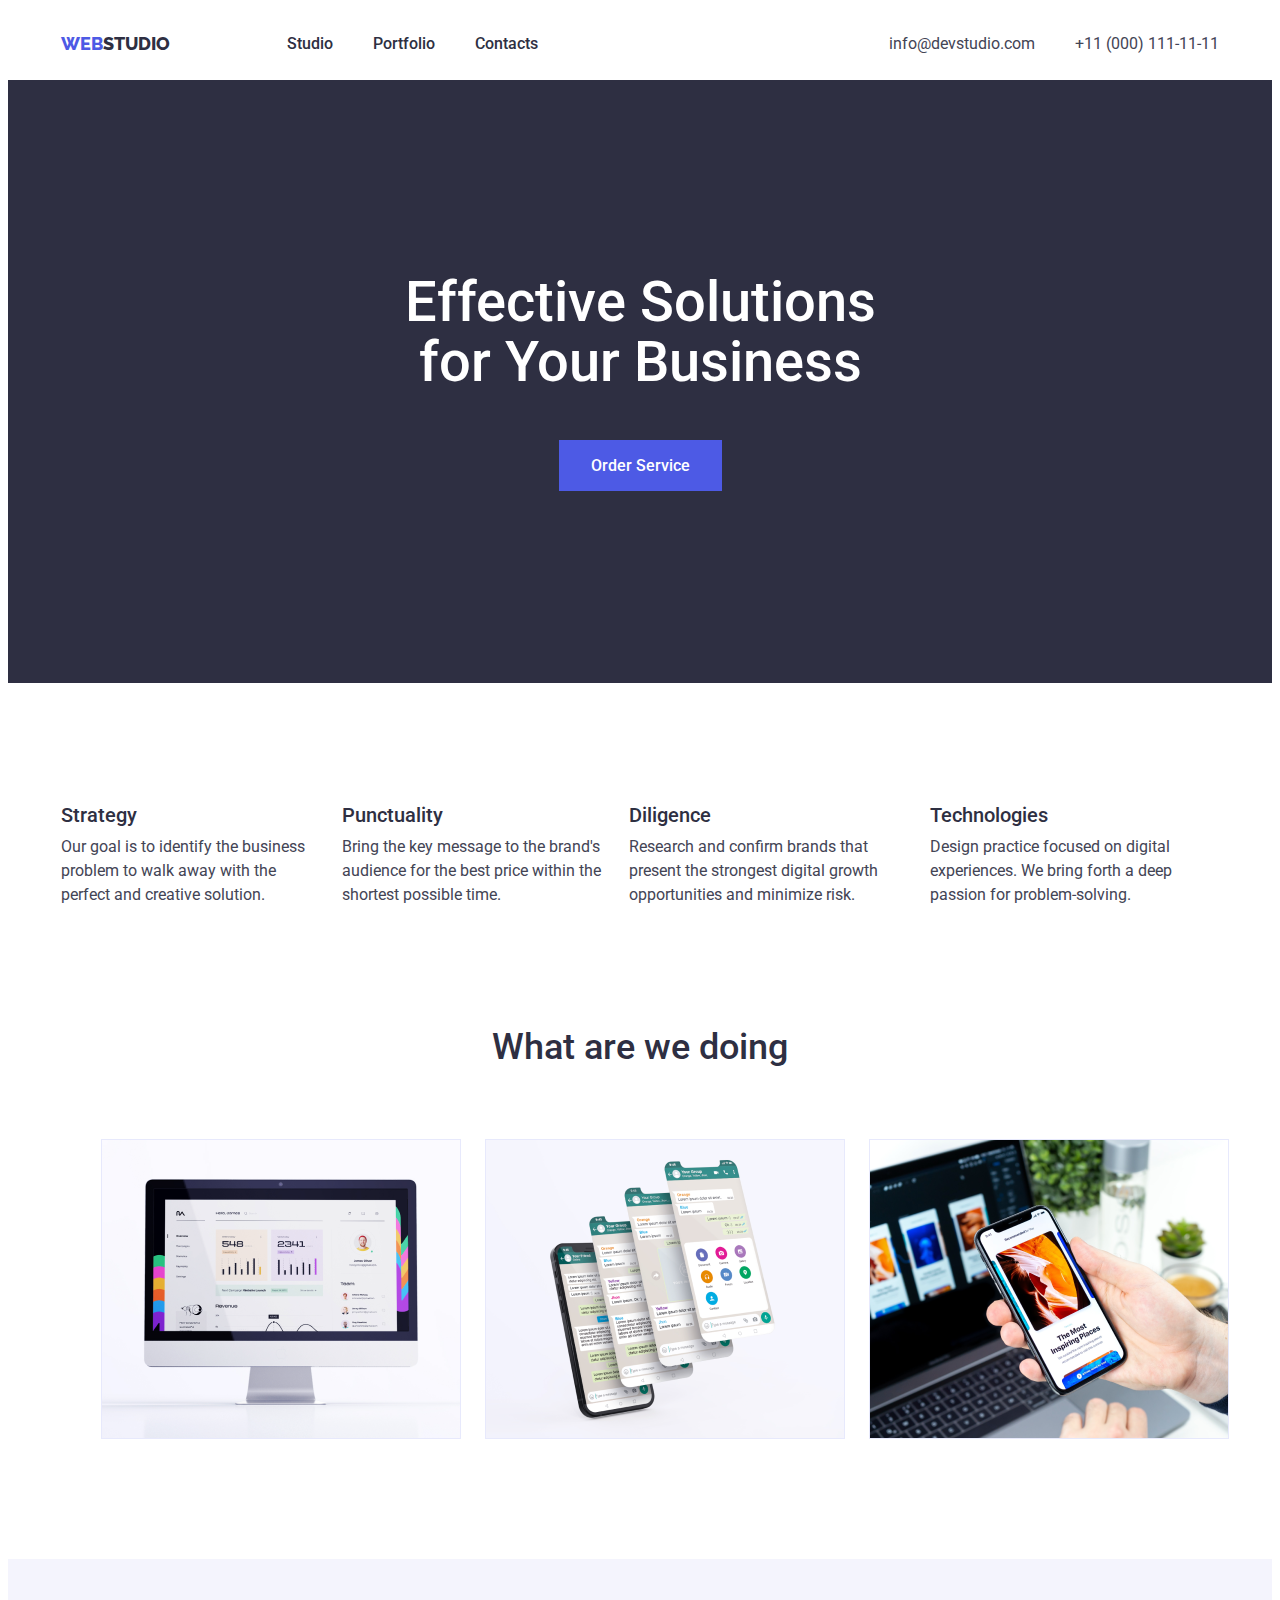
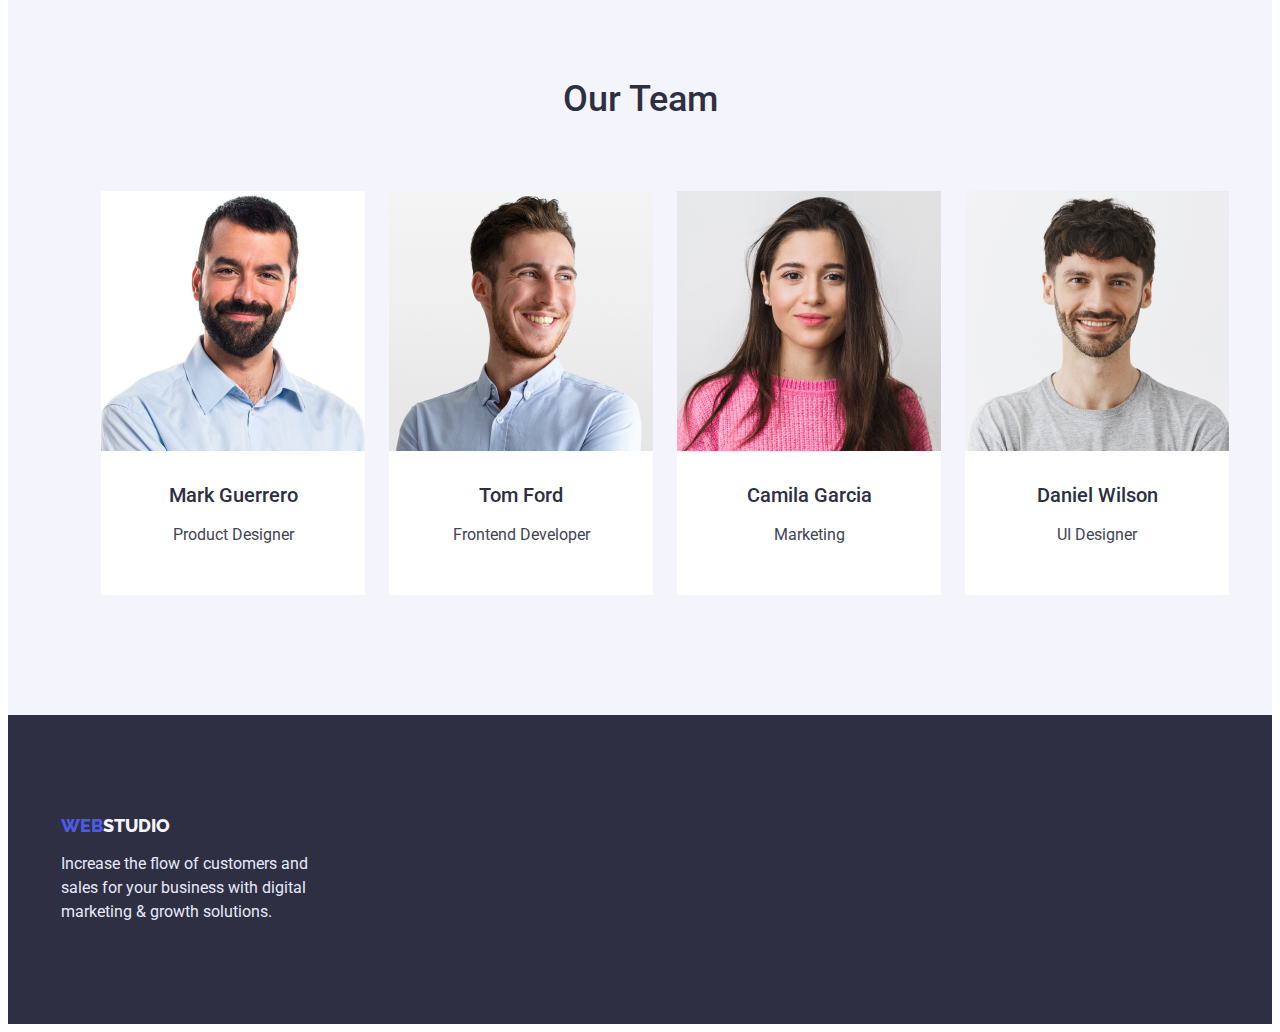
<file: index.html>
<!DOCTYPE html>
<html lang="en">
<head>
    <meta charset="UTF-8">
    <meta http-equiv="X-UA-Compatible" content="IE=edge">
    <meta name="viewport" content="width=device-width, initial-scale=1.0">
    <title>Module-1</title>
    <link rel="stylesheet" href="https://cdnjs.cloudflare.com/ajax/libs/modern-normalize/1.1.0/modern-normalize.min.css"
       integrity="sha512-wpPYUAdjBVSE4KJnH1VR1HeZfpl1ub8YT/NKx4PuQ5NmX2tKuGu6U/JRp5y+Y8XG2tV+wKQpNHVUX03MfMFn9Q=="
       crossorigin="anonymous" referrerpolicy="no-referrer" />
    <link rel="preconnect" href="https://fonts.googleapis.com">
    <link rel="preconnect" href="https://fonts.gstatic.com" crossorigin>
    <link href="https://fonts.googleapis.com/css2?family=Raleway:wght@800&family=Roboto:wght@400;500;700;900&display=swap"rel="stylesheet">

    <link rel="stylesheet" href="css/styles.css">
</head>
<body>
    <header class="header">
        <div class="container">
        <nav>
            <a class="header-logo link" href="/"><span class="web">WEB</span>STUDIO</a>
            <ul>
                <li class="list-none header-list"><a class="header-pages link" href="index.html">Studio</a></li>
                <li class="list-none header-list"><a class="header-pages link" href="portfolio.html">Portfolio</a></li>
                <li class="list-none header-list"><a class="header-pages link" href="/">Contacts</a></li>
            </ul>
        </nav>
        
        <ul>
            <li class="list-none header-list">
                <a class="header-info link" href="mailto:info@devstudio.com">info@devstudio.com</a>
            </li>
            <li class="list-none header-list">
                <a class="header-info link" href="tel:+11(000)1111111">+11 (000) 111-11-11</a>
            </li>
        </ul>
        </div>
    </header>

    <main>

        <!-- section-1 -->

        <section class="section-one">
            <div class="container">
            <h1 class="section-one-title">Effective Solutions <br> for Your Business</h1>
            <button class="section-one-btn" type="button">Order Service</button>
            </div>
        </section>

        <!-- section-2 -->

        <section class="section-two">
            <div class="container">
            <!-- <h2>section-2</h2> -->
            <ul class="sctn-prof-list">
                <li class="list-none sctn-prof">
                    <h3 class="section-two-puncts">Strategy</h3>
                    <p class="section-two-info">Our goal is to identify the business
                    problem to walk away with the perfect and creative solution.</p>
                </li>
                <li class="list-none sctn-prof">
                    <h3 class="section-two-puncts">Punctuality</h3>
                    <p class="section-two-info">Bring the key message to the brand's audience for the best price within the shortest possible time.
                    </p>
                </li>
                <li class="list-none sctn-prof">
                    <h3 class="section-two-puncts">Diligence</h3>
                    <p class="section-two-info">Research and confirm brands that present the strongest digital growth opportunities and minimize risk.</p>
                </li>
                <li class="list-none sctn-prof">
                    <h3 class="section-two-puncts">Technologies</h3>
                    <p class="section-two-info">Design practice focused on digital experiences. We bring forth a deep passion for problem-solving.</p>
                </li>
            </ul>
            </div>
        </section>

        <!-- section-3 -->

        <section class="section-three">
            <div class="container">
            <h2 class="section-three-title">What are we doing</h2>
            <ul class="photos-three">
                <li class="list-none margin-three">
                    <img class="section-three-photo" width="360" height="300" src="./images/photo-1.jpg" alt="computer.jpg">
                </li>
                <li class="list-none margin-three">
                    <img class="section-three-photo" width="360" height="300" src="./images/photo-2.jpg" alt="phone.jpg">
                </li>
                <li class="list-none margin-three">
                    <img class="section-three-photo" width="360" height="300" src="./images/photo-3.jpg" alt="phone.jpg">
                </li>
            </ul>
            </div>
        </section>

        <!-- section-4 -->

        <section class="section-four">
            <div class="container">
            <h2 class="section-four-title">Our Team</h2>
            <ul class="photos-four">
                <li class="list-none margin-four">
                    <img class="section-four-photo" width="264" height="260" src="./images/person-1.jpg" alt="Product Designer.jpg">
                    <div class="photo-text">
                    <h3 class="section-four-name">Mark Guerrero</h3>
                    <p class="section-four-prof">Product Designer</p>
                    </div>
                </li>
                <li class="list-none margin-four">
                    <img class="section-four-photo" width="264" height="260" src="./images/person-2.jpg" alt="Frontend Developer.jpg">
                    <div class="photo-text">
                    <h3 class="section-four-name">Tom Ford</h3>
                    <p class="section-four-prof">Frontend Developer</p>
                    </div>
                </li>
                <li class="list-none margin-four">
                    <img class="section-four-photo" width="264" height="260" src="./images/person-3.jpg" alt="Marketing.jpg">
                    <div class="photo-text">
                    <h3 class="section-four-name">Camila Garcia</h3>
                    <p class="section-four-prof">Marketing</p>
                    </div>
                </li>
                <li class="list-none margin-four">
                    <img class="section-four-photo" width="264" height="260" src="./images/person-4.jpg" alt="UI Designer.jpg">
                    <div class="photo-text">
                    <h3 class="section-four-name">Daniel Wilson</h3>
                    <p class="section-four-prof">UI Designer</p>
                    </div>
                </li>
            </ul>
            </div>
        </section>
     
    </main>

    <footer class="footer">
        <div class="container">
        <a class="footer-logo link" href="/"><span class="footer-web">WEB</span>STUDIO</a>
        <p class="footer-info">Increase the flow of customers and sales for your business with digital marketing & growth solutions.</p>
        </div>
    </footer>

</body>
</html>
</file>
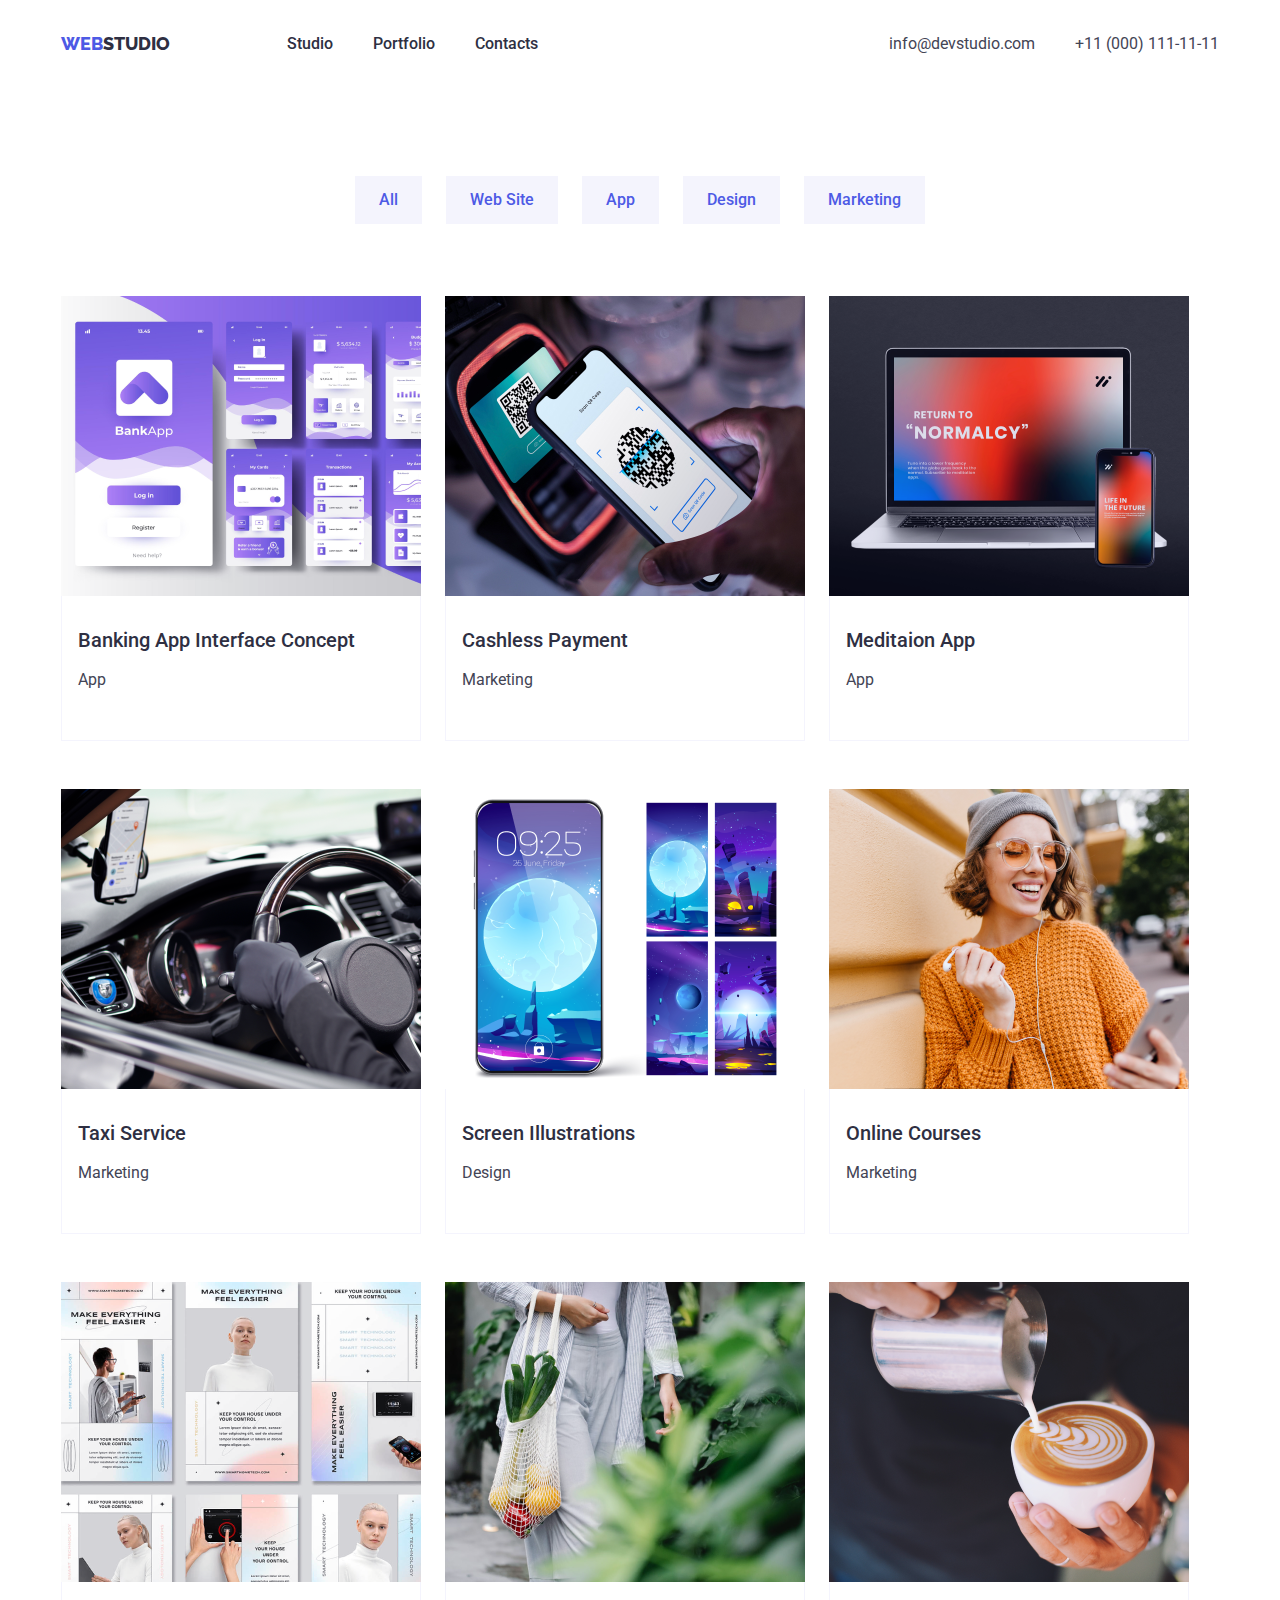
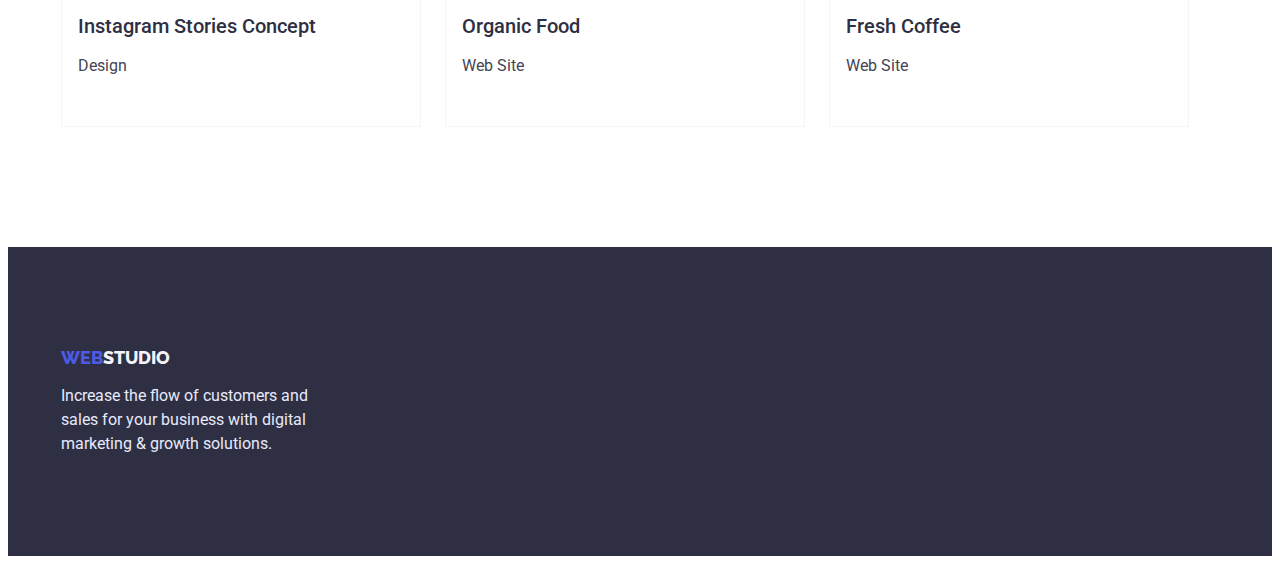
<file: portfolio.html>
<!DOCTYPE html>
<html lang="en">
<head>
    <meta charset="UTF-8">
    <meta http-equiv="X-UA-Compatible" content="IE=edge">
    <meta name="viewport" content="width=device-width, initial-scale=1.0">
    <title>Module-2</title>
    <link rel="stylesheet" href="https://cdnjs.cloudflare.com/ajax/libs/modern-normalize/1.1.0/modern-normalize.min.css"
        integrity="sha512-wpPYUAdjBVSE4KJnH1VR1HeZfpl1ub8YT/NKx4PuQ5NmX2tKuGu6U/JRp5y+Y8XG2tV+wKQpNHVUX03MfMFn9Q=="
        crossorigin="anonymous" referrerpolicy="no-referrer" />
    <link rel="preconnect" href="https://fonts.googleapis.com">
    <link rel="preconnect" href="https://fonts.gstatic.com" crossorigin>
    <link href="https://fonts.googleapis.com/css2?family=Raleway:wght@800&family=Roboto:wght@400;500;700;900&display=swap"
        rel="stylesheet">
    
    <link rel="stylesheet" href="css/styles.css">
</head>
<body>
    <header class="header">
        <div class="container">
        <nav>
            <a class="header-logo link" href="/"><span class="web">WEB</span>STUDIO</a>
            <ul>
                <li class="list-none header-list"><a class="header-pages link" href="index.html">Studio</a></li>
                <li class="list-none header-list"><a class="header-pages link" href="portfolio.html">Portfolio</a></li>
                <li class="list-none header-list"><a class="header-pages link" href="/">Contacts</a></li>
            </ul>
        </nav>
        
        <ul>
            <li class="list-none header-list">
                <a class="header-info link" href="mailto:info@devstudio.com">info@devstudio.com</a>
            </li>
            <li class="list-none header-list">
                <a class="header-info link" href="tel:+11(000)1111111">+11 (000) 111-11-11</a>
            </li>
        </ul>
        </div>
    </header>

    <main>
        <!--section-1-->
        <section class="portfolio">
            <div class="container">
            <!--<h1></h1>-->
            <ul class="portn-btn">
                <li class="list-none port-btn-list"><button class="portfolio-btn" type="button">All</button></li>
                <li class="list-none port-btn-list"><button class="portfolio-btn" type="button">Web Site</button></li>
                <li class="list-none port-btn-list"><button class="portfolio-btn" type="button">App</button></li>
                <li class="list-none port-btn-list"><button class="portfolio-btn" type="button">Design</button></li>
                <li class="list-none port-btn-list"><button class="portfolio-btn" type="button">Marketing</button></li>
            </ul>
            <ul class="port-photo">
                <li class="list-none port-photo-list">
                    <a class="link" href="">
                        <img class="portfolio-photo" width="360" height="300" src="./images/portfolio-1.jpg"alt="Banking App Interface Concept.jpg">
                        <div class="port-photo-text">
                        <h2 class="portfolio-name port-info">Banking App Interface Concept</h2>
                        <p class="portfolio-prod port-info">App</p>
                        </div>
                    </a>
                </li>
                <li class="list-none port-photo-list">
                    <a class="link" href="">
                        <img class="portfolio-photo" width="360" height="300" src="./images/portfolio-2.jpg" alt="Cashless Payment.jpg">
                        <div class="port-photo-text">
                        <h2 class="portfolio-name port-info">Cashless Payment</h2>
                        <p class="portfolio-prod port-info">Marketing</p>
                        </div>
                    </a>
                </li>
                <li class="list-none port-photo-list">
                    <a class="link" href="">
                        <img class="portfolio-photo" width="360" height="300" src="./images/portfolio-3.jpg" alt="Meditaion App">
                        <div class="port-photo-text">
                        <h2 class="portfolio-name port-info">Meditaion App</h2>
                        <p class="portfolio-prod port-info">App</p>
                        </div>
                    </a>
                </li>
                <li class="list-none port-photo-list">
                    <a class="link" href="">
                        <img class="portfolio-photo" width="360" height="300" src="./images/portfolio-4.jpg" alt="Taxi Service">
                        <div class="port-photo-text">
                        <h2 class="portfolio-name port-info">Taxi Service</h2>
                        <p class="portfolio-prod port-info">Marketing</p>
                        </div>
                    </a>
                </li>
                <li class="list-none port-photo-list">
                    <a class="link" href="">
                        <img class="portfolio-photo" width="360" height="300" src="./images/portfolio-5.jpg" alt="Screen Illustrations">
                        <div class="port-photo-text">
                        <h2 class="portfolio-name port-info">Screen Illustrations</h2>
                        <p class="portfolio-prod port-info">Design</p>
                        </div>
                    </a>
                </li>
                <li class="list-none port-photo-list">
                    <a class="link" href="">
                        <img class="portfolio-photo" width="360" height="300" src="./images/portfolio-6.jpg" alt="Online Courses">
                        <div class="port-photo-text">
                        <h2 class="portfolio-name port-info">Online Courses</h2>
                        <p class="portfolio-prod port-info">Marketing</p>
                        </div>
                    </a>
                </li>
                <li class="list-none port-photo-list">
                    <a class="link" href="">
                        <img class="portfolio-photo" width="360" height="300" src="./images/portfolio-7.jpg" alt="Instagram Stories Concept">
                        <div class="port-photo-text">
                        <h2 class="portfolio-name port-info">Instagram Stories Concept</h2>
                        <p class="portfolio-prod port-info">Design</p>
                        </div>
                    </a>
                </li>
                <li class="list-none port-photo-list">
                    <a class="link" href="">
                        <img class="portfolio-photo" width="360" height="300" src="./images/portfolio-8.jpg" alt="Organic Food">
                        <div class="port-photo-text">
                        <h2 class="portfolio-name port-info">Organic Food</h2>
                        <p class="portfolio-prod port-info">Web Site</p>
                        </div>
                    </a>
                </li>
                <li class="list-none port-photo-list">
                    <a class="link" href="">
                        <img class="portfolio-photo" width="360" height="300" src="./images/portfolio-9.jpg" alt="Fresh Coffee">
                        <div class="port-photo-text">
                        <h2 class="portfolio-name port-info">Fresh Coffee</h2>
                        <p class="portfolio-prod port-info">Web Site</p>
                        </div>
                    </a>
                </li>
            </ul>
            </div>
        </section>
    </main>

    <footer class="footer">
        <div class="container">
        <a class="footer-logo link" href="/"><span class="footer-web">WEB</span>STUDIO</a>
        <p class="footer-info">Increase the flow of customers and sales for your business with digital marketing & growth solutions.</p>
        </div>
    </footer>
</body>
</html>
</file>
<file: css/styles.css>
:root{
    --white-color:#FFFFFF;
    --gray-color: #2E2F42;
    --bage-color: #E7E9FC;
    --blue-color: #4D5AE5;
}

body{
    font-family: 'Roboto', sans-serif;
    background: var(--white-color);
}

.list-none {
    list-style: none;
}

.link{
    text-decoration: none;
}

.container{
    max-width: 1158px;
    margin: 0 auto;
    padding-right: 15px;
    padding-left: 15px;
}

/*_______Header________*/

.header{
}

.header .container{
    display: flex;
    align-items: center;
    justify-content: space-between;
}

.header nav,
.header ul {
    display: flex;
    align-items: center;
}

.header-logo{
    font-family: 'Raleway';
    font-weight: 800;
    font-size: 18px;
    line-height: calc(24 / 18);
    color: var(--gray-color);
    padding-top: 24px;
    padding-bottom: 24px;
    margin-right: 77px;
}

.web{
    font-family: 'Raleway';
    font-weight: 800;
    font-size: 18px;
    line-height: calc(24 / 18);
    color: var(--blue-color);
}

.header-pages{
    font-weight: 500;
    font-size: 16px;
    line-height: calc(24 / 16);
    color: var(--gray-color);
    padding-top: 24px;
    padding-bottom: 24px;
}

.header-pages:hover{
    color: #434455;
}
.header-pages:focus{
   color: var(--blue-color);
}

.header-info{
    font-size: 16px;
    line-height: calc(24 / 16);
    color: #434455;
    padding-top: 24px;
    padding-bottom: 24px;
}

.header-info:hover{
    color: var(--blue-color);
}

.header-info:focus{
    color: var(--blue-color);
}

.header-list{
    margin-right: 40px;
}

.header-list:last-child{
    margin-right: 0;
}

/*_______Section-1________*/

.section-one{
    background: var(--gray-color);
    padding-top: 192px;
    padding-bottom: 192px;
}

.section-one-title{
    font-weight: 500;
    font-size: 56px;
    line-height: calc(60 / 56);
    color: var(--white-color);
    text-align: center;
    margin: 0;
}

.section-one-btn{
    font-family: inherit;
    font-weight: 500;
    font-size: 16px;
    line-height: calc(19 / 16);
    color: var(--white-color);
    background: var(--blue-color);
    cursor: pointer;
    padding: 16px 32px;
    margin: 48px auto 0;
    display: block;
    border: none;
}

.section-one-btn:hover{
    background: var(--blue-color);
}

.section-one-btn:focus{
    background: #404BBF;
}

/*_______Section-2________*/

.section-two{
    padding-top: 120px
}

.sctn-prof{
    padding-right: 24px;
}

.sctn-prof:last-child{
    margin-right: 0;
}

.sctn-prof-list{
    margin: 0;
    padding: 0;
}

.section-two .container{
    display: flex;
    align-items: center;
}

.section-two ul{
    display: flex;
    align-items: center;
}

.section-two-puncts{
    font-weight: 500;
    font-size: 20px;
    line-height: calc(24 / 20);
    color: var(--gray-color);
    margin: 0;
    padding-bottom: 8px;
}

.section-two-info{
    font-size: 16px;
    line-height: calc(24 / 16);
    color: #434455;
    margin: 0;
    padding: 0;
}

/*_______Section-3________*/

.section-three{
    padding-top: 120px;
    padding-bottom: 120px;
}

.section-three-title{
    font-weight: 500;
    font-size: 36px;
    line-height: calc(40 / 36);
    color: var(--gray-color);
    margin: 0;
    margin-bottom: 72px;
    text-align: center;
}

.photos-three{
    display: flex;
    margin: 0;
}

.margin-three{
    margin-right: 24px;
}

.margin-three:last-child{
    margin-right: 0;
}

.section-three-photo{
    display: block;
}

/*_______Section-4________*/

.section-four{
    background: #F4F4FD;
    padding-top: 120px;
    padding-bottom: 120px;
}

.section-four-title{
    font-weight: 500;
    font-size: 36px;
    line-height: calc(40 / 36);
    color: var(--gray-color);
    text-align: center;
    margin: 0;
    margin-bottom: 72px;
}

.photos-four{
    display: flex;
    margin: 0;
}

.margin-four{
    margin-right: 24px;
}

.margin-four:last-child{
    margin-right: 0;
}

.section-four-photo{
    display: block;
}

.photo-text{
    padding: 32px 16px;
    background: var(--white-color);
    display: block;
}

.section-four-name{
    font-weight: 500;
    font-size: 20px;
    line-height: calc(24 / 20);
    color: var(--gray-color);
    text-align: center;
    margin: 0;
}

.section-four-prof{
    font-size: 16px;
    line-height: calc(24 / 16);
    color: #434455;
    text-align: center;
}
 

/*_______Footer________*/

.footer{
    background: var(--gray-color);
    padding-top: 100px;
    padding-bottom: 100px;
}

.footer-logo{
    font-family: 'Raleway';
    font-weight: 800;
    font-size: 18px;
    line-height: calc(21 / 18);
    color: #F4F4FD;
    margin-bottom: 16px;
    display: block;
}

.footer-web{
    font-family: 'Raleway';
    font-weight: 800;
    font-size: 18px;
    line-height: calc(21 / 18);
    color: var(--blue-color);
}

.footer-info{
    font-size: 16px;
    line-height: calc(24 / 16);
    color: #E7E9FC;
    width: 264px;
    margin: 0;
}

/*_______Portfolio________*/

.portfolio{
    padding-top: 96px;
    padding-bottom: 120px;
    margin: 0;
}

.portfolio-btn{
    font-family: inherit;
    font-weight: 500;
    font-size: 16px;
    line-height: calc(24 / 16);
    color: var(--blue-color);
    background: #F4F4FD;
    cursor: pointer;
    padding: 8px 16px;
    display: block;
    border: none;
}

.portn-btn{
    display: flex;
    justify-content: center;
    padding: 0;
    margin: 0;
    margin-bottom: 72px;
}

.port-btn-list{
    margin-right: 24px;
}

.port-btn-list:last-child{
    margin-right: 0;
}

.portfolio-btn{
    padding: 12px 24px;
}

.portfolio-btn:hover{
    background: var(--blue-color);
    color: var(--white-color)
}

.portfolio-btn:focus{
    background: var(--blue-color);
    color: var(--white-color)
}

.port-photo{
    display: flex;
    flex-wrap: wrap;
    padding: 0;
    margin: 0;
    gap: 48px 24px;   
}

.port-photo-list{
}

.portfolio-photo{
    display: block;
}

.port-photo-text{
    padding: 32px 16px;
    border: 0.5px solid #F4F4FD;
    border-top: none;
}

.portfolio-name{
    font-weight: 500;
    font-size: 20px;
    line-height: calc(24 / 20);
    color: var(--gray-color);
    margin: 0;
}

.portfolio-prod{
    font-size: 16px;
    line-height: calc(24 / 16);
    color: #434455;
}
</file>
